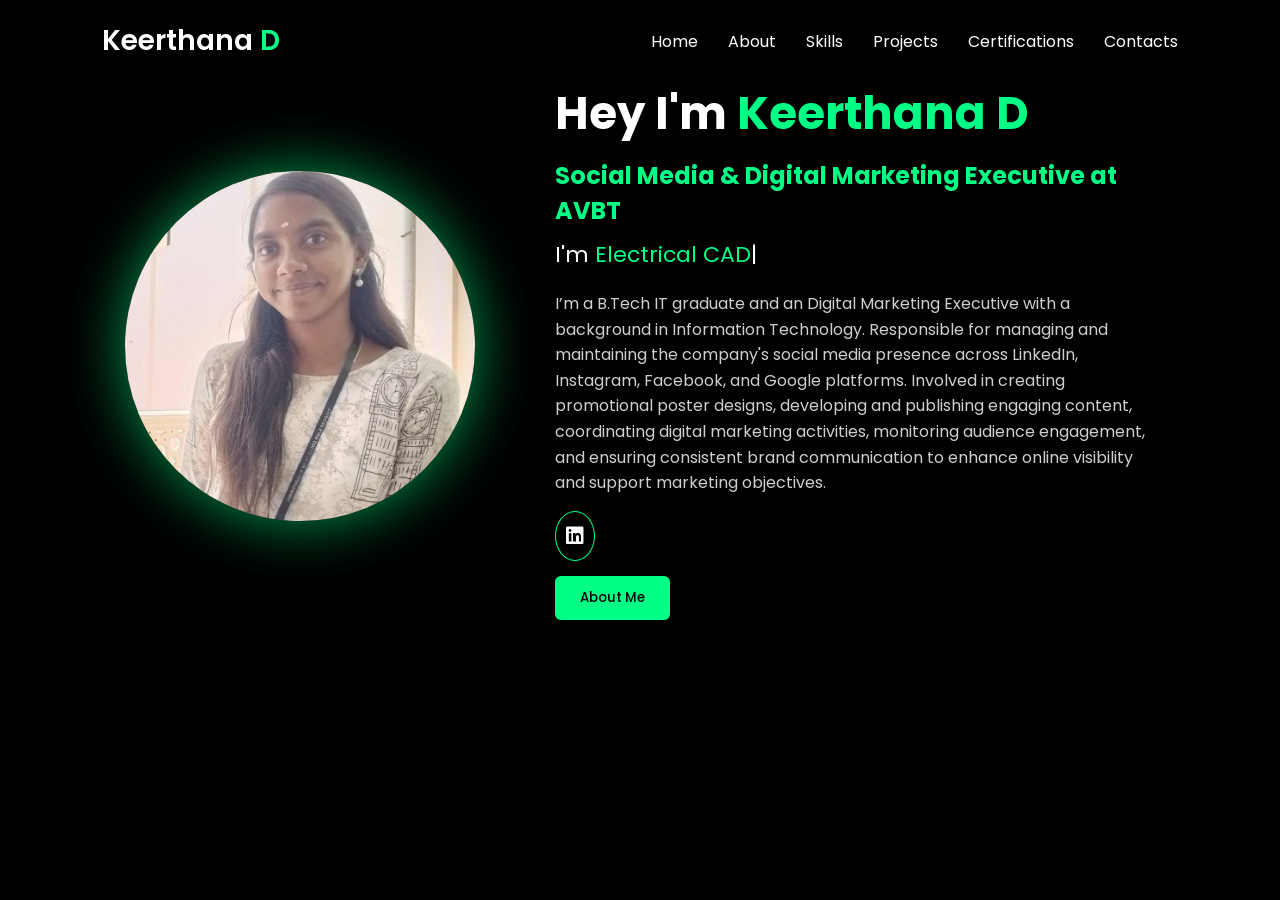
<file: index.html>
<!DOCTYPE html>
<html lang="en">
<head>
  <meta charset="UTF-8" />
  <meta name="viewport" content="width=device-width, initial-scale=1.0" />
  <meta name="theme-color" content="#000000" />
  <title>Keerthana D Portfolio</title>
  <link rel="stylesheet" href="https://cdnjs.cloudflare.com/ajax/libs/font-awesome/6.5.1/css/all.min.css" />
  <link rel="stylesheet" href="https://unpkg.com/aos@next/dist/aos.css" />
  <link rel="stylesheet" href="style.css">
</head>
<body>
  <nav>
    <div class="nav-container">
      <div class="logo" data-aos="zoom-in">Keerthana <span>D</span></div>
      <div class="links">
        <div class="link"><a href="index.html">Home</a></div>
        <div class="link"><a href="about.html">About</a></div>
        <div class="link"><a href="skills.html">Skills</a></div>
        <div class="link"><a href="project.html">Projects</a></div>
        <div class="link"><a href="certifications.html">Certifications</a></div>
        <div class="link"><a href="contact.html">Contacts</a></div>
      </div>
      <i class="fa-solid fa-bars hamburg" onclick="hamburg()"></i>
    </div>
    <div class="dropdown">
      <div class="links">
        <a href="index.html">Home</a>
        <a href="about.html">About Me</a>
        <a href="skills.html">Skills</a>
        <a href="project.html">Projects</a>
        <a href="certifications.html">Certifications</a>
        <a href="contact.html">Contacts</a>
        <i class="fa-solid fa-xmark cancel" onclick="cancel()"></i>
      </div>
    </div>
  </nav>

  <section>
    <div class="main-container">
      <div class="image" data-aos="zoom-out">
        <img src="Keerthana.jpeg" alt="Keerthana D" />
      </div>
      <div class="content">
        <h1 data-aos="fade-left">Hey I'm <span>Keerthana D</span></h1>
        <h2 class="subtitle">Social Media & Digital Marketing Executive at AVBT</h2>
        <div class="typewriter" data-aos="fade-right">
          I'm <span class="typewriter-text"></span><label>|</label>
        </div>
        <p data-aos="flip-down">
          I’m a B.Tech IT graduate and an Digital Marketing Executive 
          with a background in Information Technology. 
          Responsible for managing and maintaining the company's social media presence across LinkedIn, Instagram, Facebook, and 
          Google platforms. Involved in creating promotional poster designs, developing and publishing engaging content, 
          coordinating digital marketing activities, monitoring audience engagement, and ensuring consistent brand communication 
          to enhance online visibility and support marketing objectives.
        </p>
        <div class="social-links">
          <a href="https://www.linkedin.com/in/keerthana-dharmalingam-182550365/"><i class="fa-brands fa-linkedin"></i></a>
        </div>
        <br>
        <div class="btn">
         <button onclick="location.href='about.html'">About Me</button>
 <!-- <button class="secondary" onclick="location.href='assets/Subash_S_QA_Resume.pdf'">Download Resume</button>-->
        </div>
      </div>
    </div>
  </section>

  <script src="https://unpkg.com/aos@next/dist/aos.js"></script>
  <script>
    AOS.init({ offset: 0 });
  </script>
  <script src="sample.js"></script>
</body>
</html>
</file>
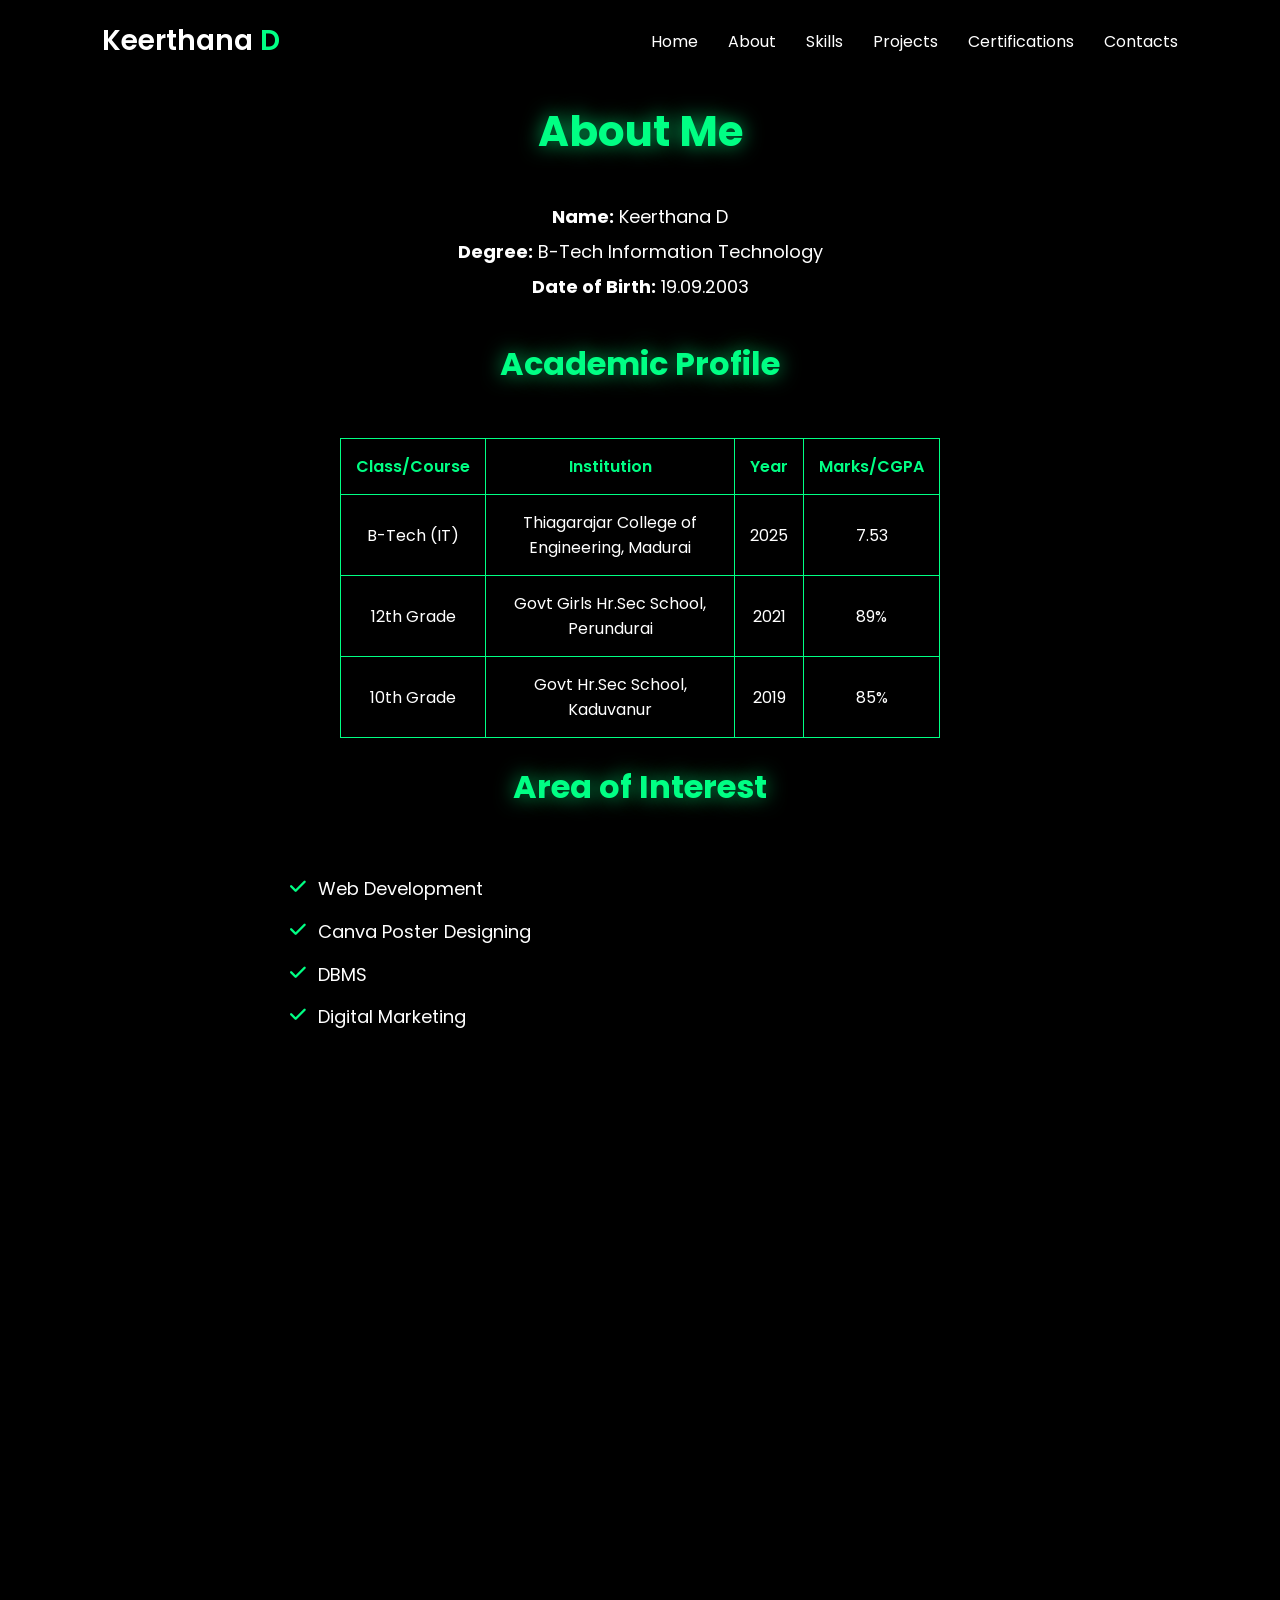
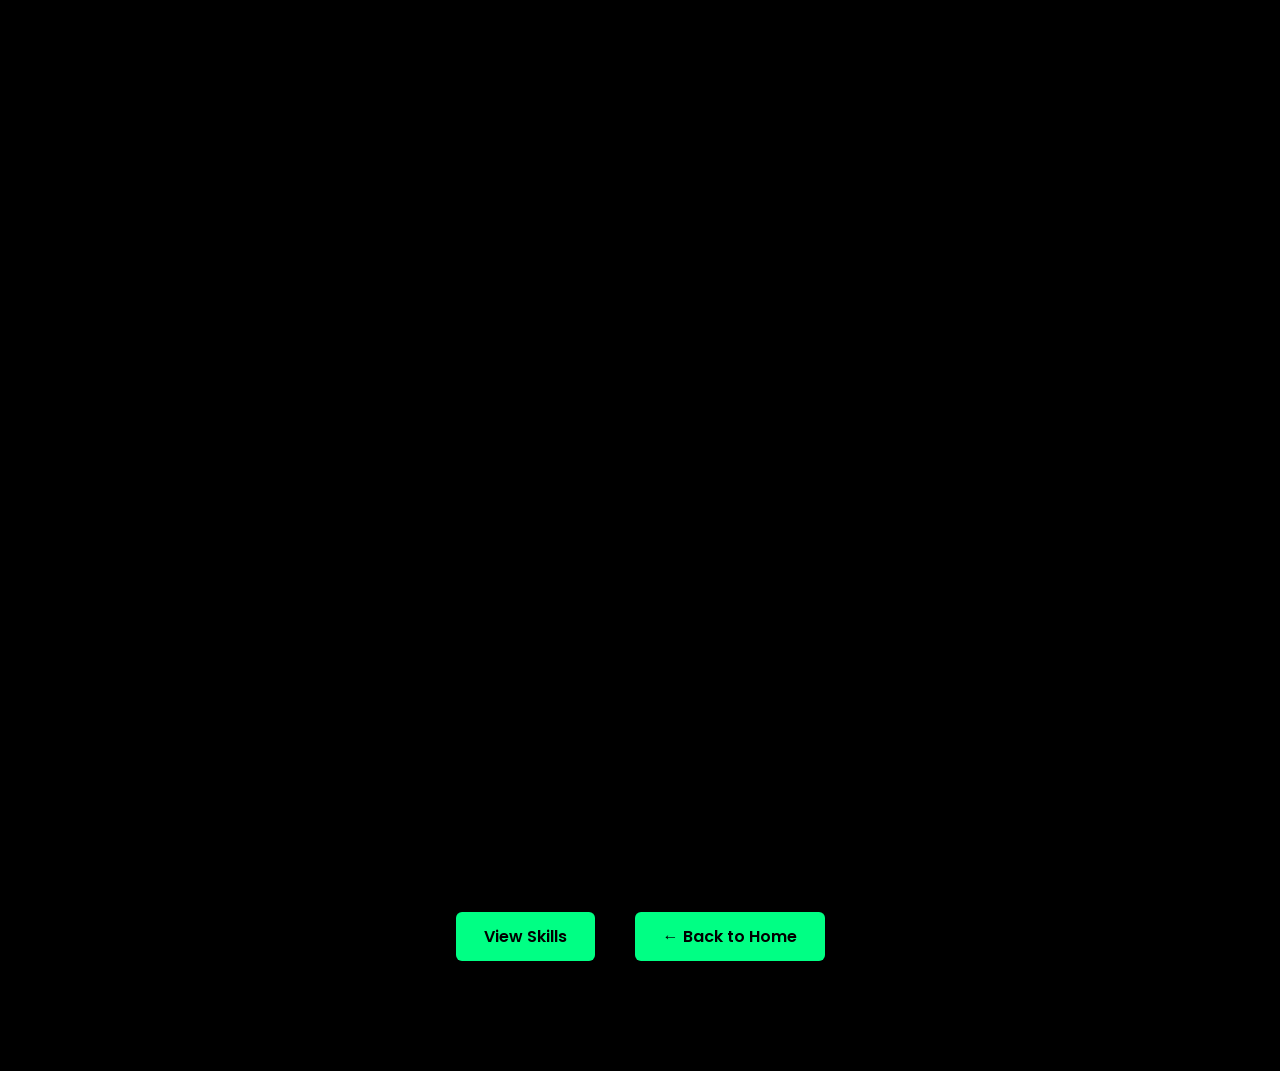
<file: about.html>
<!DOCTYPE html>
<html lang="en">
<head>
    <meta charset="UTF-8">
    <meta name="viewport" content="width=device-width, initial-scale=1.0">
    <title>About | Keerthana D Portfolio</title>
    <link rel="stylesheet" href="style.css">
    <link href="https://cdnjs.cloudflare.com/ajax/libs/font-awesome/6.5.1/css/all.min.css" rel="stylesheet">
    <link rel="stylesheet" href="https://unpkg.com/aos@next/dist/aos.css" />
</head>
<body>
    <!-- Navbar -->
    <nav>
        <div class="nav-container">
            <div class="logo" data-aos="zoom-in" data-aos-duration="1500">
                Keerthana <span>D</span>
            </div>
            <div class="links">
                <div class="link" data-aos="fade-up" data-aos-duration="1500" data-aos-delay="100"><a href="index.html">Home</a></div>
                <div class="link" data-aos="fade-up" data-aos-duration="1500" data-aos-delay="200"><a href="about.html" class="active">About</a></div>
                <div class="link" data-aos="fade-up" data-aos-duration="1500" data-aos-delay="300"><a href="skills.html">Skills</a></div>
                <div class="link" data-aos="fade-up" data-aos-duration="1500" data-aos-delay="400"><a href="project.html">Projects</a></div>
                <div class="link" data-aos="fade-up" data-aos-duration="1500" data-aos-delay="500"><a href="certifications.html">Certifications</a></div>
                <div class="link" data-aos="fade-up" data-aos-duration="1500" data-aos-delay="600"><a href="contact.html">Contacts</a></div>
            </div>
        </div>
    </nav>

    <!-- About Section -->
    <section class="about py-5">
        <div class="container">
            <h2 class="text-center mb-5">About Me</h2>
            <div class="personal-details" data-aos="fade-up" data-aos-duration="1500">
                <p><strong>Name:</strong> Keerthana D</p>
                <p><strong>Degree:</strong> B-Tech Information Technology</p>
                <p><strong>Date of Birth:</strong> 19.09.2003</p>
            </div>

            <div class="academic-profile">
                <h3 data-aos="fade-up" data-aos-duration="1500">Academic Profile</h3><br>
                <table class="academic-table" data-aos="fade-up" data-aos-duration="1500">
                    <thead>
                        <tr>
                            <th>Class/Course</th>
                            <th>Institution</th>
                            <th>Year</th>
                            <th>Marks/CGPA</th>
                        </tr>
                    </thead>
                    <tbody>
                        <tr>
                            <td>B-Tech (IT)</td>
                            <td>Thiagarajar College of Engineering, Madurai</td>
                            <td>2025</td>
                            <td>7.53</td>
                        </tr>
                        <tr>
                            <td>12th Grade</td>
                            <td>Govt Girls Hr.Sec School, Perundurai</td>
                            <td>2021</td>
                            <td>89%</td>
                        </tr>
                        <tr>
                            <td>10th Grade</td>
                            <td>Govt Hr.Sec School, Kaduvanur</td>
                            <td>2019</td>
                            <td>85%</td>
                        </tr>
                    </tbody>
                </table>
            </div>
            <br>
            <div class="area-of-interest">
                <h3 data-aos="fade-up" data-aos-duration="1500">Area of Interest</h3><br>
                <ul class="interest-list">
                    <li><i class="fa fa-check"></i> Web Development</li>
                    <li><i class="fa fa-check"></i> Canva Poster Designing</li>
                    <li><i class="fa fa-check"></i> DBMS</li>
                    <li><i class="fa fa-check"></i> Digital Marketing</li>
                </ul>
                <button class="btn-view-projects" onclick="location.href='project.html'" data-aos="fade-up" data-aos-duration="1500">View Projects</button>
            </div>
            <br>
            <div class="languages">
                <h3 data-aos="fade-up" data-aos-duration="1500">Languages Known</h3><br>
                <table class="language-table" data-aos="fade-up" data-aos-duration="1500">
                    <thead>
                        <tr>
                            <th>Language</th>
                            <th>Read</th>
                            <th>Write</th>
                            <th>Speak</th>
                        </tr>
                    </thead>
                    <tbody>
                        <tr>
                            <td>Tamil</td>
                            <td>✔</td>
                            <td>✔</td>
                            <td>✔</td>
                        </tr>
                        <tr>
                            <td>English</td>
                            <td>✔</td>
                            <td>✔</td>
                            <td>✔</td>
                        </tr>
                    </tbody>
                </table>
            </div>
            <br>
            <div class="achievements">
                <h3 data-aos="fade-up" data-aos-duration="1500">Achievements</h3><br>
                <ul data-aos="fade-up" data-aos-duration="1500">
                    <li>Presented the Fish Catching VR Game at IITM PALS</li>
                    <li>Showcased the Fish Catching VR Game at Startup Tamil Nadu event in Madurai</li>
                    <li>Visited Puducherry to assess Autism children’s interaction and 
                        engagement with the VR-based fish catching game</li>
                    <li>Demonstrated the VR-based project at an exhibition 
                        conducted by Thiagarajar College of Arts and Science</li>
                    <li>Bronze Winner – COLTE (Packaging Design Program)
                        Awarded for exceptional performance, innovation, and 
                        commitment to learning in a professional training environment</li>
                </ul>
            </div>
            <br>
            <div class="positions">
                <h3 data-aos="fade-up" data-aos-duration="1500">Positions Held</h3><br>
                <ul data-aos="fade-up" data-aos-duration="1500">
                    <li>Coordinator, ATC Club</li>
                    <li>Team Member, Women's Club</li>
                    <li>Active Class Committee Member</li>
                </ul>
            </div>
            <br><br>
            <div class="about-buttons">
                <button class="btn-view-skills" onclick="location.href='skills.html'">View Skills</button>
                <button class="btn-view-back1" onclick="location.href='index.html'">← Back to Home</button>
            </div>
            
        </div>
    </section>
    

    <script src="https://unpkg.com/aos@next/dist/aos.js"></script>
    <script>
        AOS.init({ offset: 0 });
    </script>
</body>
</html>
</file>
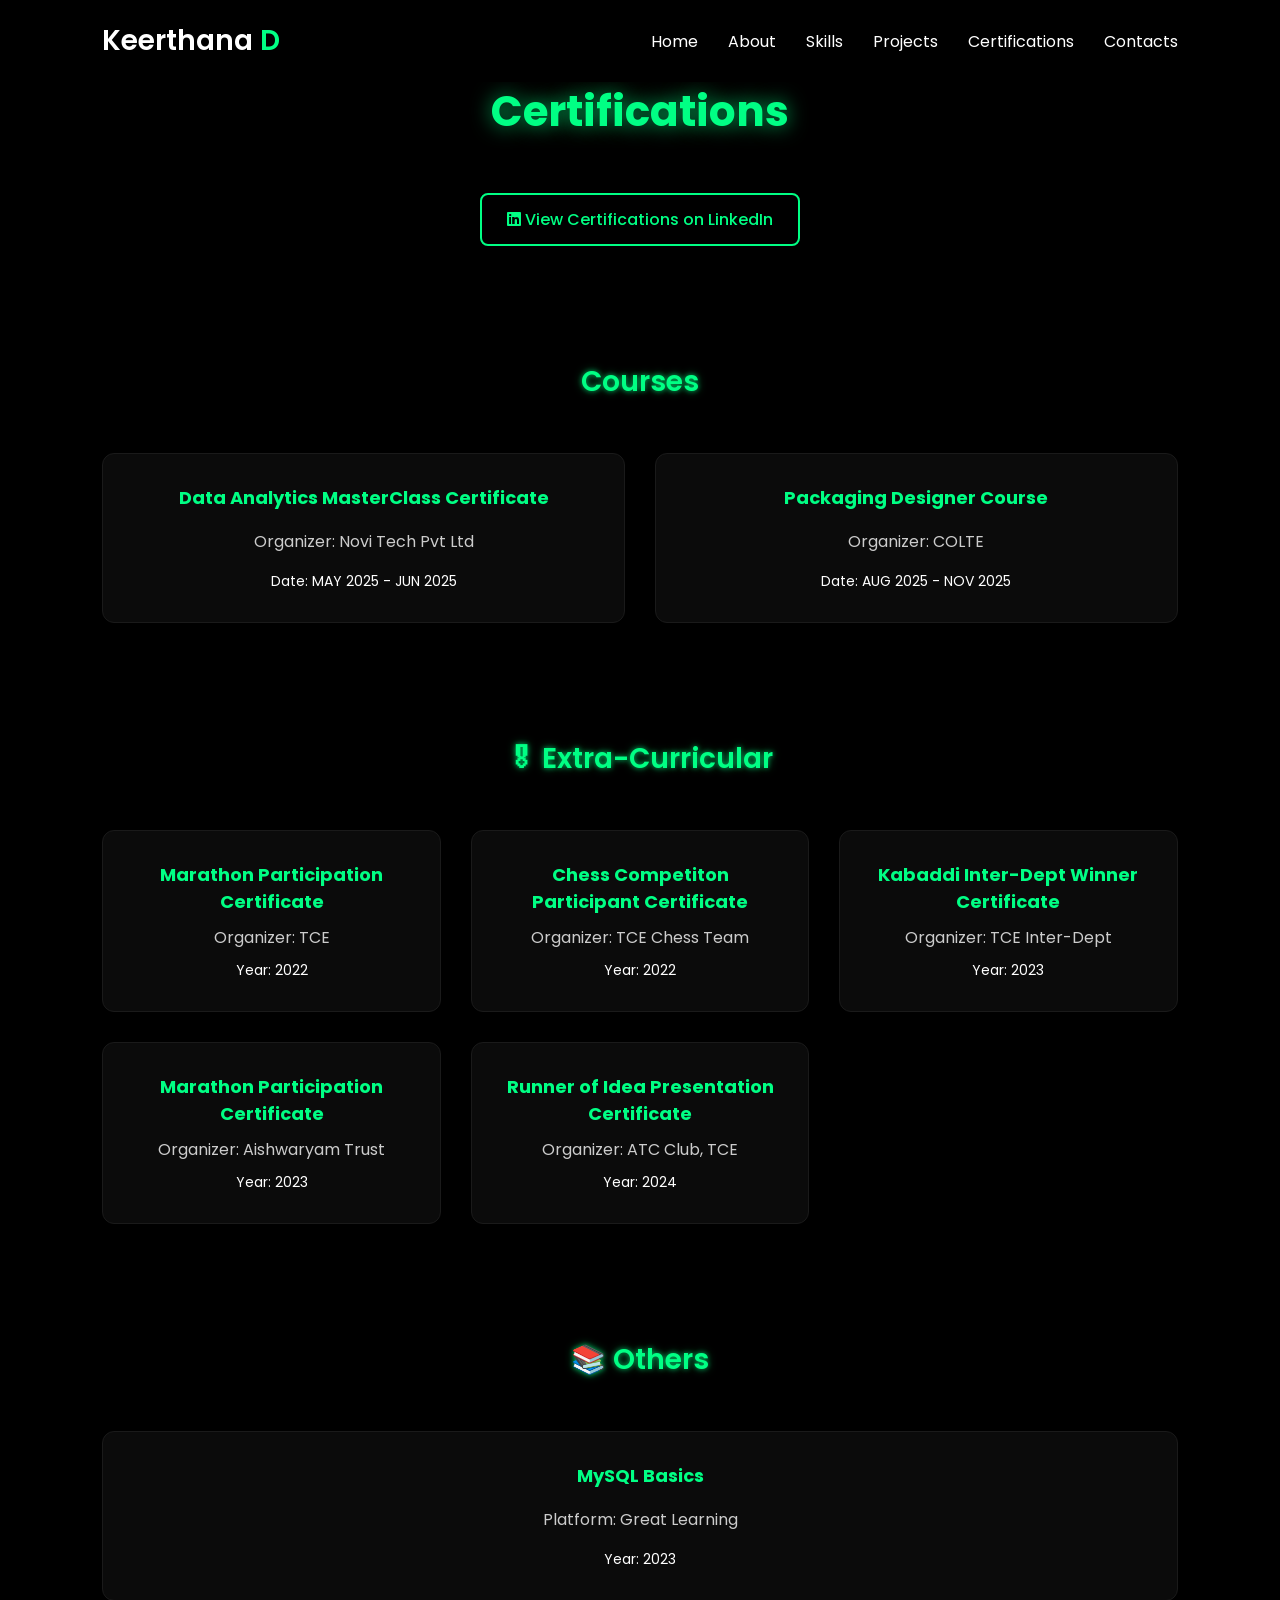
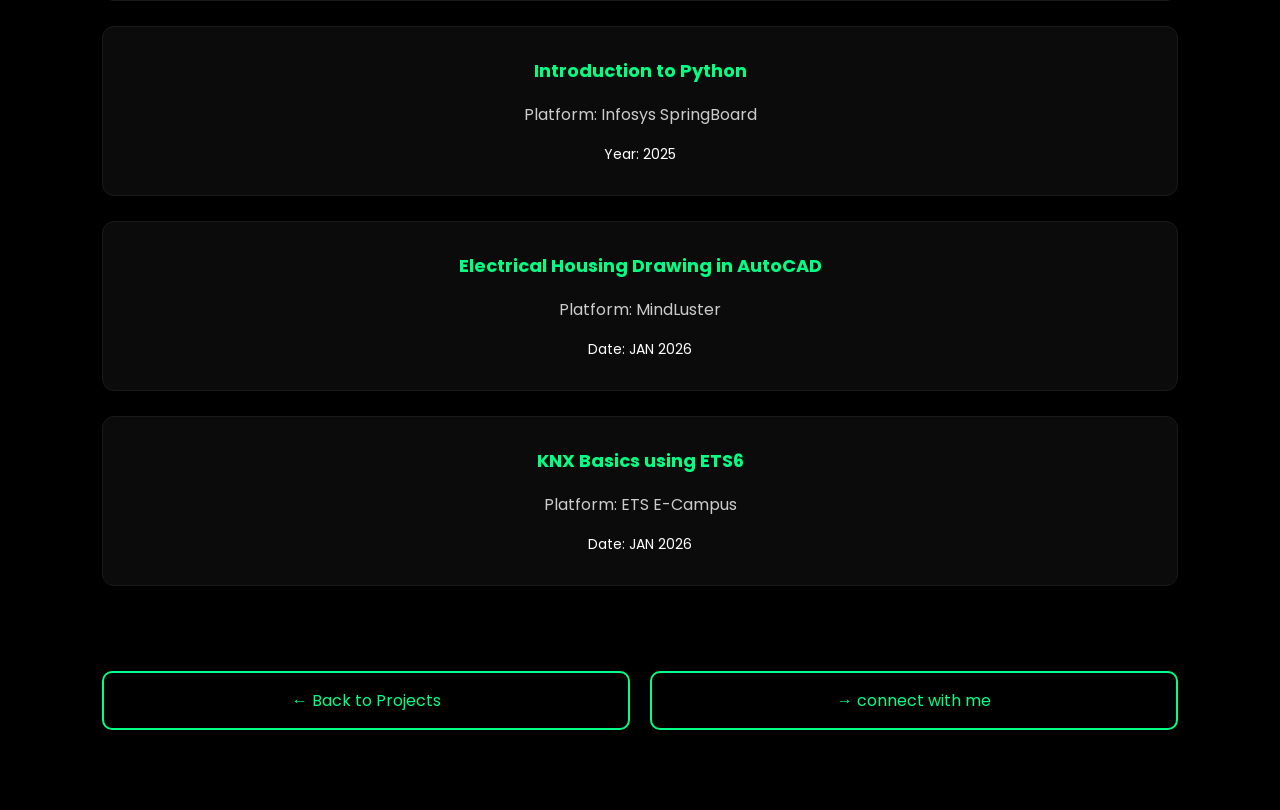
<file: certifications.html>
<!DOCTYPE html>
<html lang="en">
<head>
  <meta charset="UTF-8" />
  <meta name="viewport" content="width=device-width, initial-scale=1.0" />
  <title>Certifications | Keerthana D</title>

  <link rel="stylesheet" href="https://cdnjs.cloudflare.com/ajax/libs/font-awesome/6.5.1/css/all.min.css" />
  <link rel="stylesheet" href="https://unpkg.com/aos@next/dist/aos.css" />
  <link rel="stylesheet" href="style.css">
</head>

<body>

<!-- NAVBAR -->
<nav>
  <div class="nav-container">
    <div class="logo">Keerthana <span>D</span></div>
    <div class="links">
      <a href="index.html">Home</a>
      <a href="about.html">About</a>
      <a href="skills.html">Skills</a>
      <a href="project.html">Projects</a>
      <a href="certifications.html" class="active">Certifications</a>
      <a href="contact.html">Contacts</a>
    </div>
    <i class="fa-solid fa-bars hamburg" onclick="toggleMenu()"></i>
  </div>

  <div class="dropdown">
    <a href="index.html">Home</a>
    <a href="about.html">About</a>
    <a href="skills.html">Skills</a>
    <a href="project.html">Projects</a>
    <a href="certifications.html">Certifications</a>
    <a href="contact.html">Contacts</a>
  </div>
</nav>

<!-- CERTIFICATIONS SECTION -->
<section class="certifications">

  <h2 data-aos="fade-up">Certifications</h2><br>

  <!-- LinkedIn Link -->
  <div class="linkedin-link" data-aos="fade-up">
    <a href="https://www.linkedin.com/in/keerthana-dharmalingam-182550365/recent-activity/all/"
       target="_blank" rel="noopener">
      <i class="fa-brands fa-linkedin"></i> View Certifications on LinkedIn
    </a>
  </div>
  <br>

  <!-- Industry courses -->
  <h3 class="cert-category" data-aos="fade-up">
    Courses
  </h3><br>
  <div class="cert-grid">

    <div class="cert-card" data-aos="fade-up">
      <h4>Data Analytics MasterClass Certificate</h4>
      <p>Organizer: Novi Tech Pvt Ltd</p>
      <span>Date: MAY 2025 - JUN 2025</span>
    </div>

    <div class="cert-card" data-aos="fade-up">
      <h4>Packaging Designer Course</h4>
      <p>Organizer: COLTE</p>
      <span>Date: AUG 2025 - NOV 2025</span>
    </div>

  </div>
  <br>
  <!-- 🎖 Extra-Curricular -->
  <h3 class="cert-category" data-aos="fade-up">
    🎖 Extra-Curricular
  </h3><br>
  <div class="cert-grid">

    <div class="cert-card" data-aos="fade-up">
      <h4>Marathon Participation Certificate
      </h4>
      <p>Organizer: TCE</p>
      <span>Year: 2022</span>
    </div>

    <div class="cert-card" data-aos="fade-up">
      <h4>Chess Competiton Participant Certificate</h4>
      <p>Organizer: TCE Chess Team</p>
      <span>Year: 2022</span>
    </div>

    <div class="cert-card" data-aos="fade-up">
      <h4>Kabaddi Inter-Dept Winner Certificate</h4>
      <p>Organizer: TCE Inter-Dept</p>
      <span>Year: 2023</span>
    </div>

    <div class="cert-card" data-aos="fade-up">
      <h4>Marathon Participation Certificate</h4>
      <p>Organizer: Aishwaryam Trust</p>
      <span>Year: 2023</span>
    </div>

    <div class="cert-card" data-aos="fade-up">
      <h4>Runner of Idea Presentation Certificate</h4>
      <p>Organizer: ATC Club, TCE</p>
      <span>Year: 2024</span>
    </div>

  </div>
  <br>

  <!-- 📚 Others -->
  <h3 class="cert-category" data-aos="fade-up">
    📚 Others
  </h3><br>
    <div class="cert-card" data-aos="fade-up">
      <h4>MySQL Basics</h4>
      <p>Platform: Great Learning</p>
      <span>Year: 2023</span>
    </div>
    <br>
 
    <div class="cert-card" data-aos="fade-up">
      <h4>Introduction to Python</h4>
      <p>Platform: Infosys SpringBoard</p>
      <span>Year: 2025</span>
    </div>
    <br>

    <div class="cert-card" data-aos="fade-up">
      <h4>Electrical Housing Drawing in AutoCAD</h4>
      <p>Platform: MindLuster</p>
      <span>Date: JAN 2026</span>
    </div>
    <br>

    <div class="cert-card" data-aos="fade-up">
      <h4>KNX Basics using ETS6</h4>
      <p>Platform: ETS E-Campus</p>
      <span>Date: JAN 2026</span>
    </div>

  </div>
  <br>

  <!-- NAVIGATION BUTTONS -->
  <div class="cert-nav-buttons" data-aos="fade-up">
    <button onclick="location.href='project.html'">← Back to Projects</button>
    <button onclick="location.href='contact.html'">→ connect with me</button>
  </div>

</section>

<!-- SCRIPTS -->
<script src="https://unpkg.com/aos@next/dist/aos.js"></script>
<script>
  AOS.init({ offset: 120, once: true });

  function toggleMenu() {
    document.querySelector('.dropdown').classList.toggle('show');
  }
</script>

</body>
</html>
</file>
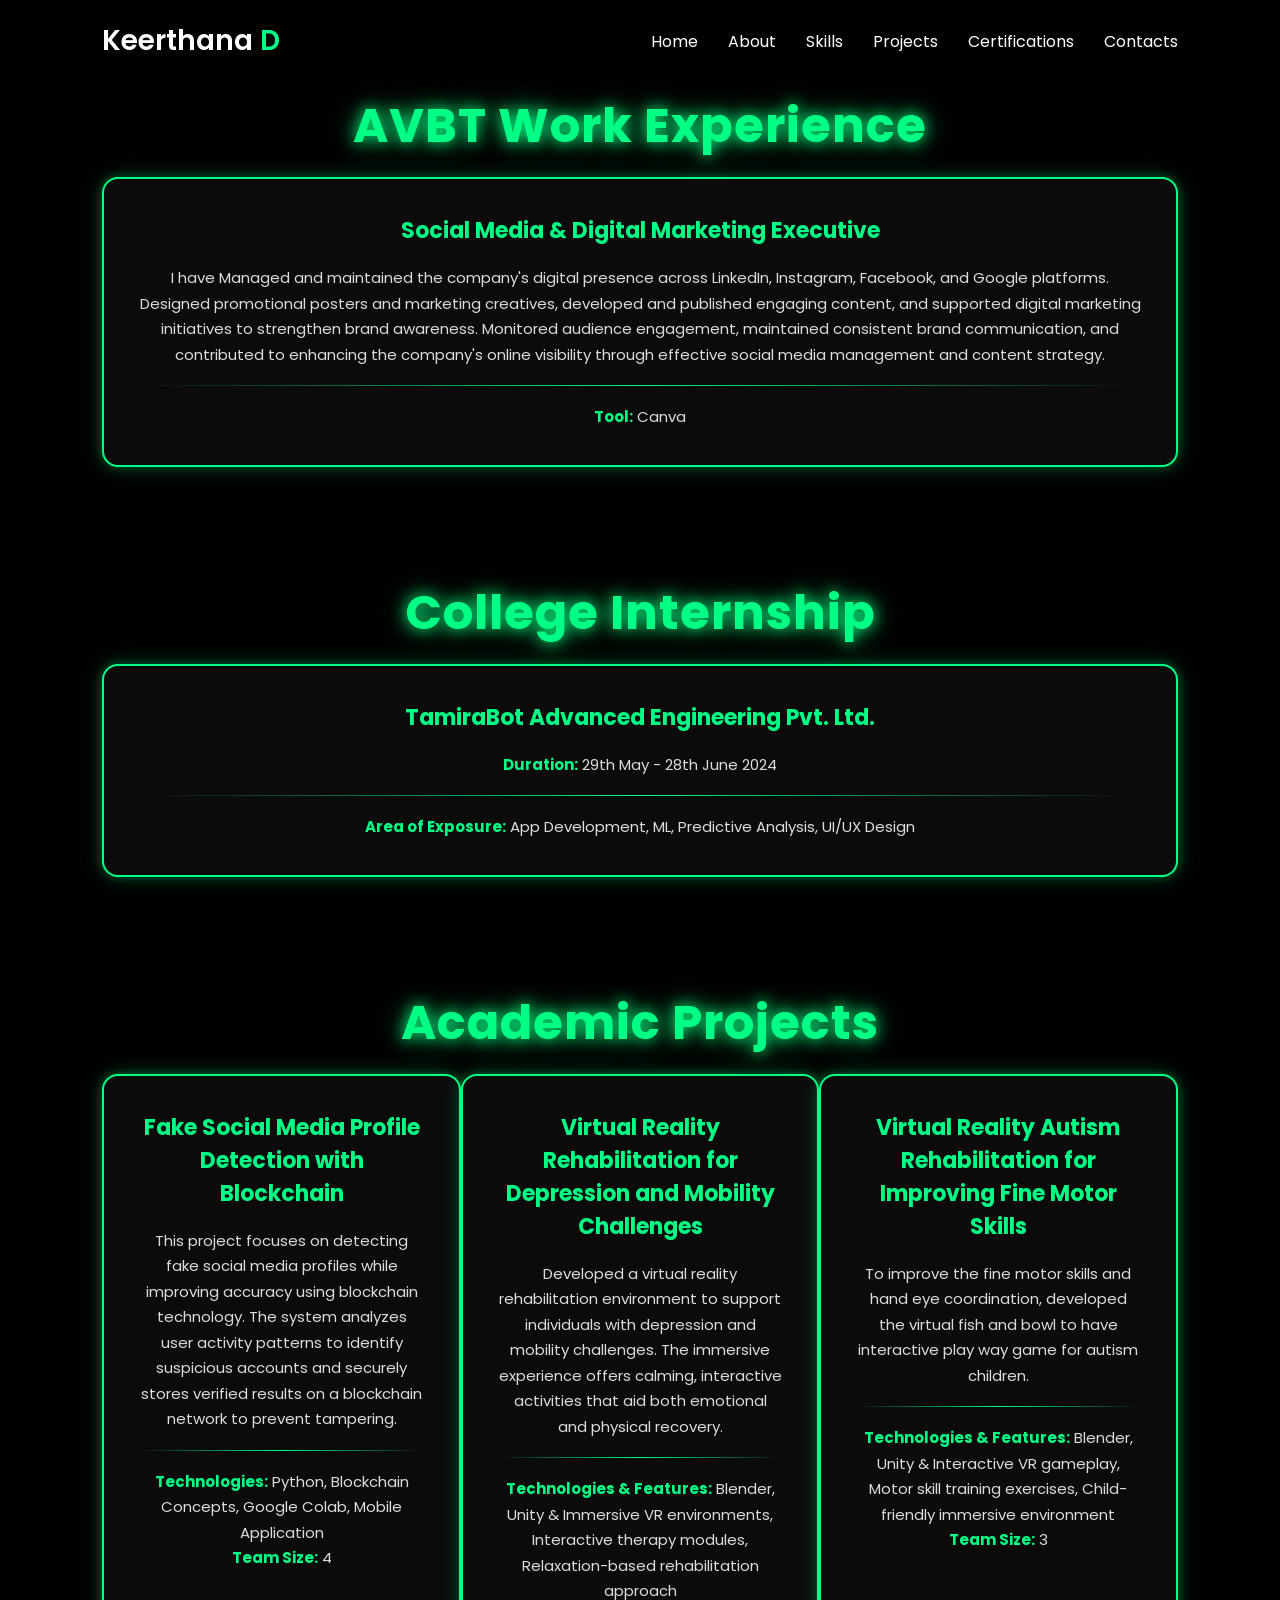
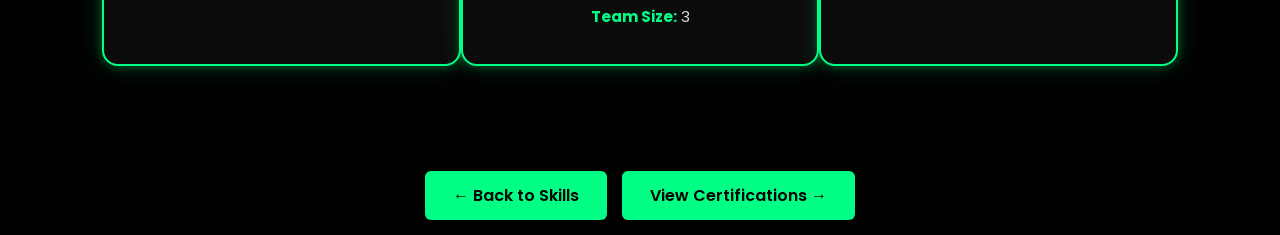
<file: project.html>
<!DOCTYPE html>
<html lang="en">
<head>
    <meta charset="UTF-8">
    <meta name="viewport" content="width=device-width, initial-scale=1.0">
    <link rel="stylesheet" href="https://cdnjs.cloudflare.com/ajax/libs/font-awesome/6.5.1/css/all.min.css">
    <link rel="stylesheet" href="https://unpkg.com/aos@next/dist/aos.css" />
    <link rel="stylesheet" href="style.css">
    <title>Projects | Keerthana D Portfolio</title>
</head>
<body>
    <nav>
        <div class="nav-container">
            <div class="logo" data-aos="zoom-in" data-aos-duration="1500">
                Keerthana <span>D</span>
            </div>
            <div class="links">
                <div class="link" data-aos="fade-up" data-aos-duration="1500" data-aos-delay="100"><a href="index.html">Home</a></div>
                <div class="link" data-aos="fade-up" data-aos-duration="1500" data-aos-delay="200"><a href="about.html">About</a></div>
                <div class="link" data-aos="fade-up" data-aos-duration="1500" data-aos-delay="300"><a href="skills.html">Skills</a></div>
                <div class="link active" data-aos="fade-up" data-aos-duration="1500" data-aos-delay="400"><a href="project.html">Projects</a></div>
                <div class="link" data-aos="fade-up" data-aos-duration="1500" data-aos-delay="500"><a href="certifications.html">Certifications</a></div>
                <div class="link" data-aos="fade-up" data-aos-duration="1500" data-aos-delay="600"><a href="contact.html">Contacts</a></div>
            </div>
            <i class="fa-solid fa-bars hamburg" onclick="hamburg()"></i>
        </div>
        <div class="dropdown">
            <div class="links">
                <a href="index.html">Home</a>
                <a href="about.html">About</a>
                <a href="skills.html">Skills</a>
                <a href="project.html">Projects</a>
                <a href="certifications.html">Certifications</a>
                <a href="contact.html">Contacts</a>
                <i class="fa-solid fa-xmark cancel" onclick="cancel()"></i>
            </div>
        </div>
    </nav>
    <!-- AVBT Internship Projects -->
<section id="work-experience">
    <div class="projects-container">
        <h2 data-aos="fade-up">AVBT Work Experience</h2>
        <div class="project-cards-wrapper">
            <div class="project-card" data-aos="fade-right" data-aos-duration="1000">
                <h3>Social Media & Digital Marketing Executive</h3>
                <p>I have Managed and maintained the company's digital presence across LinkedIn, Instagram, Facebook, 
                    and Google platforms. Designed promotional posters and marketing creatives, developed and 
                    published engaging content, and supported digital marketing initiatives to strengthen brand awareness.
                    Monitored audience engagement, maintained consistent brand communication, and contributed to enhancing 
                    the company's online visibility through effective social media management and content strategy.</p>
                <hr>
                <p><strong>Tool:</strong> Canva</p>
            </div>
        </div>
    </div>
</section>
    <!-- College Internship Projects -->
<section id="internship-projects">
    <div class="projects-container">
        <h2 data-aos="fade-up">College Internship</h2>
        <div class="project-cards-wrapper">
            <div class="project-card" data-aos="fade-left" data-aos-duration="1400">
                <h3>TamiraBot Advanced Engineering Pvt. Ltd.</h3>
                <p><strong>Duration:</strong> 29th May - 28th June 2024</p>
                <hr>
                <p><strong>Area of Exposure:</strong> App Development, ML, Predictive Analysis, UI/UX Design</p>
            </div>
        </div>
    </div>
</section>

<!-- Academic Projects (Now Below Internship) -->
<section id="academic-projects">
    <div class="projects-container">
        <h2 data-aos="fade-up">Academic Projects</h2>
        <div class="project-cards-wrapper">
            <div class="project-card" data-aos="fade-right" data-aos-duration="1000">
                <h3>Fake Social Media Profile Detection with Blockchain</h3>
                <p>This project focuses on detecting fake social media profiles 
                    while improving accuracy using blockchain technology. 
                    The system analyzes user activity patterns to identify 
                    suspicious accounts and securely stores verified results 
                    on a blockchain network to prevent tampering.</p>
                <hr>
                <p><strong>Technologies:</strong> Python, Blockchain Concepts, Google Colab, Mobile Application</p>
                <p><strong>Team Size:</strong> 4</p>
            </div>
            <div class="project-card" data-aos="fade-right" data-aos-duration="1200">
                <h3>Virtual Reality Rehabilitation for Depression and Mobility Challenges</h3>
                <p>Developed a virtual reality rehabilitation environment to support 
                    individuals with depression and mobility challenges. 
                    The immersive experience offers calming, interactive activities 
                    that aid both emotional and physical recovery.</p>
                <hr>
                <p><strong>Technologies & Features:</strong> Blender, Unity & Immersive VR environments, Interactive therapy modules, Relaxation-based rehabilitation approach</p>
                <p><strong>Team Size:</strong> 3</p>
            </div>
            <div class="project-card" data-aos="fade-right" data-aos-duration="1400">
                <h3>Virtual Reality Autism Rehabilitation for Improving Fine Motor Skills</h3>
                <p>To improve the fine motor skills and hand eye coordination, 
                    developed the virtual fish and bowl to have interactive play 
                    way game for autism children. </p>
                <hr>
                <p><strong>Technologies & Features:</strong> Blender, Unity & Interactive VR gameplay, Motor skill training exercises, Child-friendly immersive environment</p>
                <p><strong>Team Size:</strong> 3</p>
            </div>
        </div>
    </div> 
</section>
<!-- ================= QUICK NAV BUTTONS ================= -->
<section class="quick-nav" data-aos="fade-up">
    <a href="skills.html" class="quick-btn">← Back to Skills</a>
    <a href="certifications.html" class="quick-btn">View Certifications →</a>
</section>
    <script src="https://unpkg.com/aos@next/dist/aos.js"></script>
    <script>
      AOS.init({
        offset: 200,
        duration: 900,         // Trigger animations when scrolling up or down 200px
        once: true,          // Allows animations to repeat when scrolling up or down
        easing: 'ease-in-out',
        anchorPlacement: 'top-bottom' // Ensures animations are triggered when scrolling back up
      });
    </script>
    <script src="sample.js"></script>
</body>
</html>
</file>
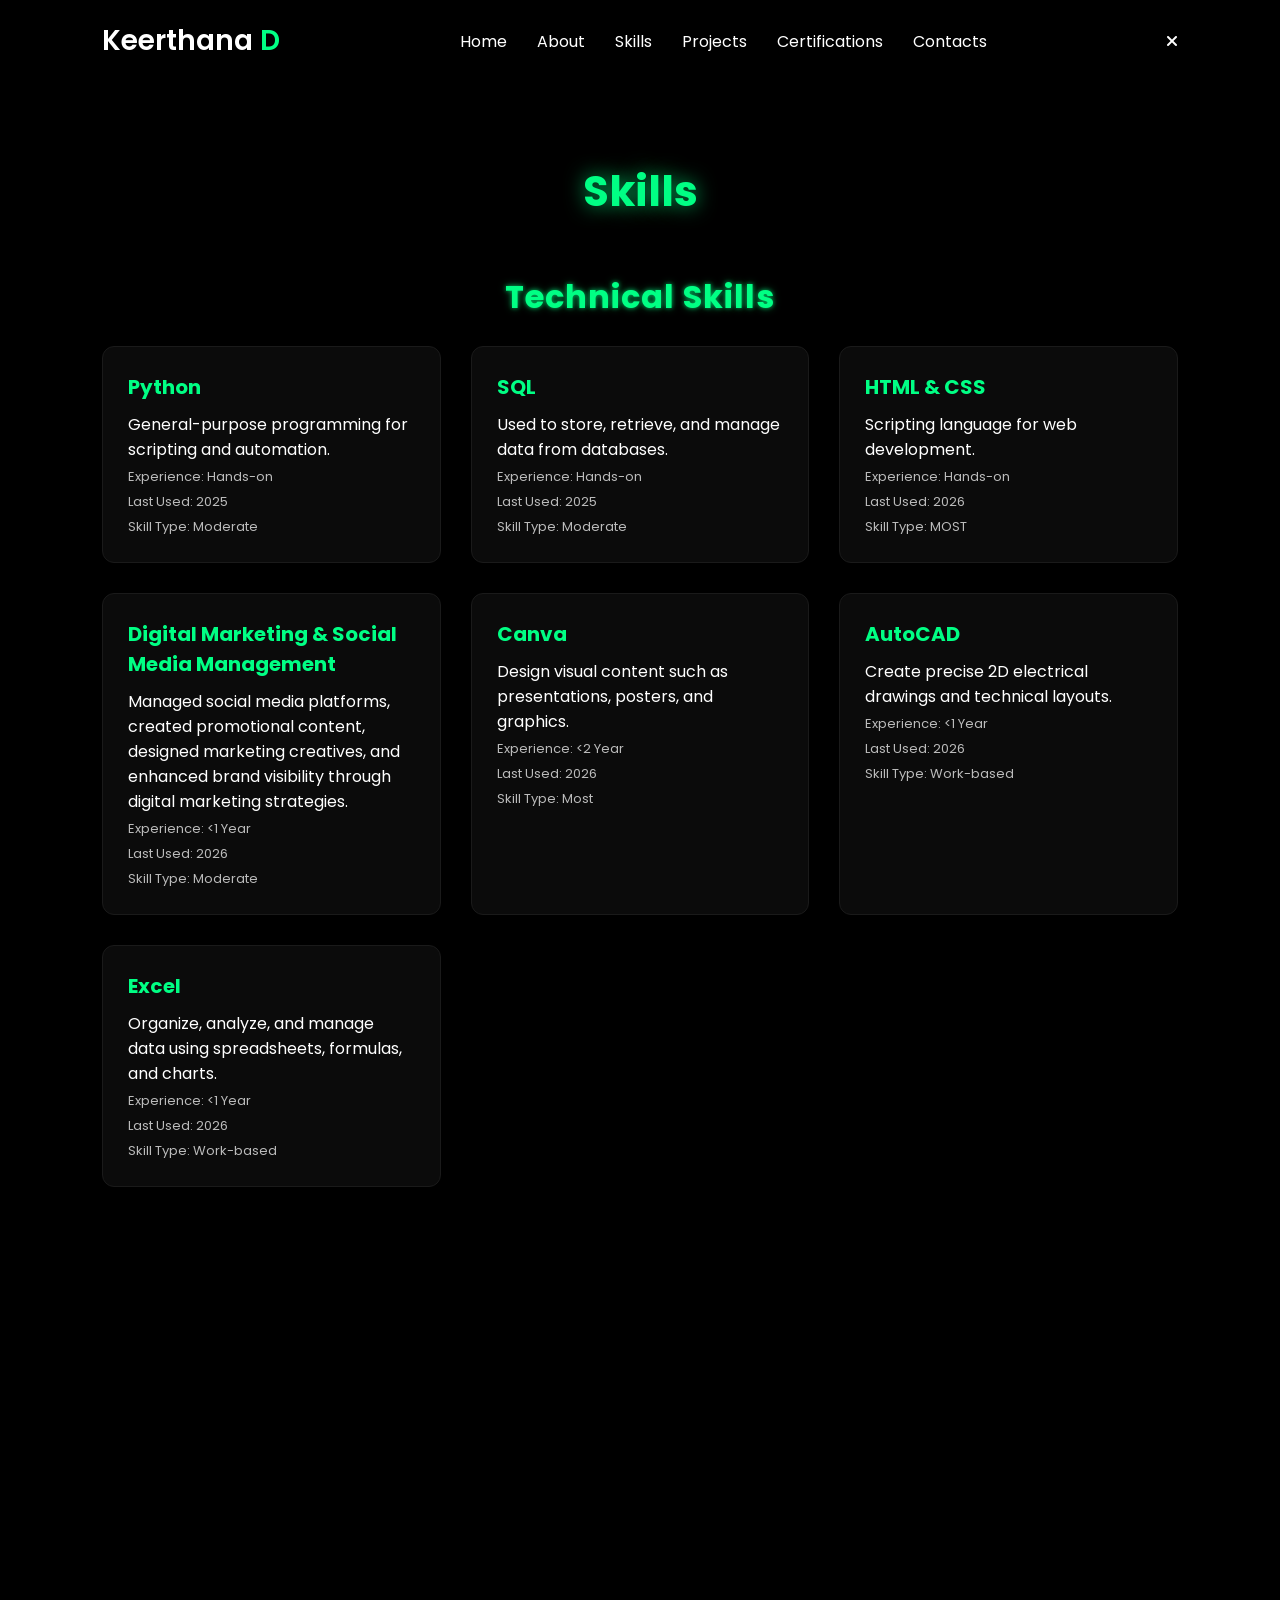
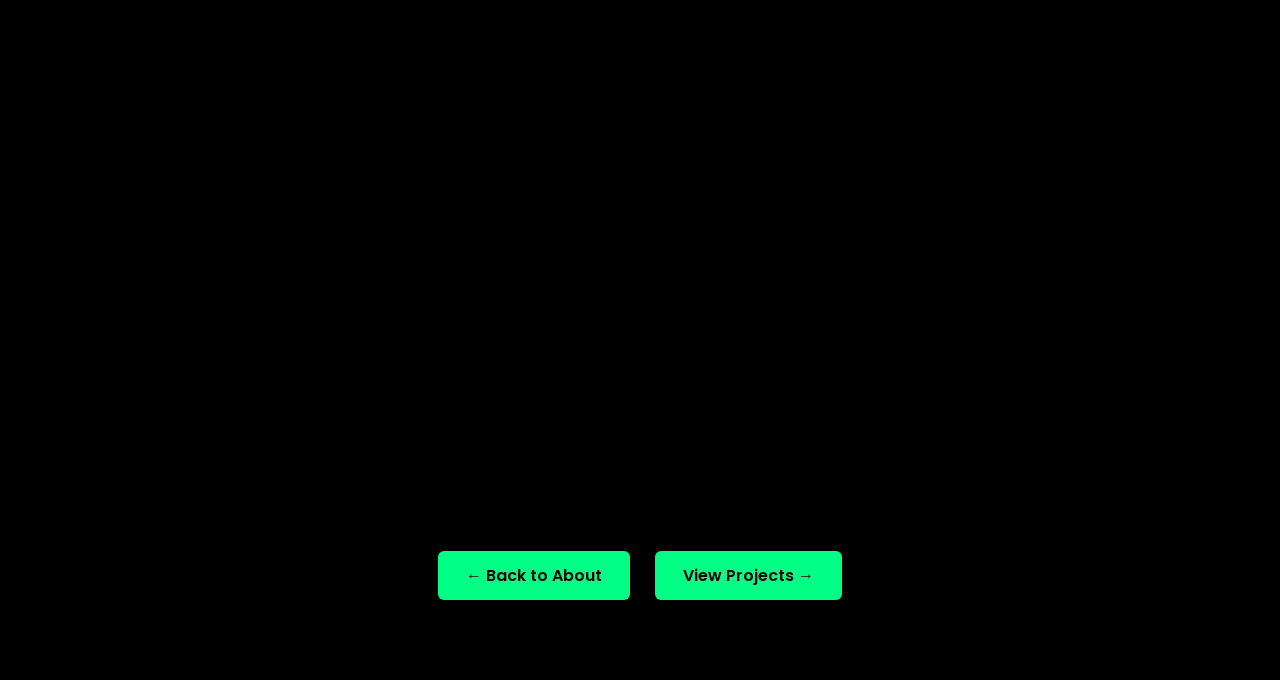
<file: skills.html>
<!DOCTYPE html>
<html lang="en">
<head>
    <meta charset="UTF-8">
    <meta name="viewport" content="width=device-width, initial-scale=1.0">
    <link rel="stylesheet" href="https://cdnjs.cloudflare.com/ajax/libs/font-awesome/6.5.1/css/all.min.css">
    <link rel="stylesheet" href="https://unpkg.com/aos@next/dist/aos.css" />
    <link rel="stylesheet" href="style.css">
    <title>Skills | Keerthana D</title>
</head>
<body>
    <!-- Navbar -->
    <nav>
        <div class="nav-container">
            <div class="logo" data-aos="zoom-in" data-aos-duration="1500">
                Keerthana <span>D</span>
            </div>
            <div class="links">
                <div class="link" data-aos="fade-up" data-aos-duration="1500" data-aos-delay="100"><a href="index.html">Home</a></div>
                <div class="link" data-aos="fade-up" data-aos-duration="1500" data-aos-delay="200"><a href="about.html">About</a></div>
                <div class="link" data-aos="fade-up" data-aos-duration="1500" data-aos-delay="300"><a href="skills.html">Skills</a></div>
                <div class="link" data-aos="fade-up" data-aos-duration="1500" data-aos-delay="400"><a href="project.html">Projects</a></div>
                <div class="link" data-aos="fade-up" data-aos-duration="1500" data-aos-delay="500"><a href="certifications.html">Certifications</a></div>
                <div class="link" data-aos="fade-up" data-aos-duration="1500" data-aos-delay="600"><a href="contact.html">Contacts</a></div>
            </div>
            <i class="fa-solid fa-bars hamburg" onclick="toggleMenu()"></i>
            <i class="fa-solid fa-times cancel" onclick="toggleMenu()"></i>
        </div>
        <div class="dropdown">
            <div class="links">
                <a href="index.html">Home</a>
                <a href="about.html">About</a>
                <a href="skills.html" class="active">Skills</a>
                <a href="projects.html">Projects</a>
                <a href="certifications.html">Certifications</a>
                <a href="contact.html">Contacts</a>
            </div>
        </div>
    </nav>

    <!-- Skills Section -->
   <section id="skills">
  <div class="skills-container">
    <h2 data-aos="fade-up">Skills</h2>

    <!-- ================= TECHNICAL SKILLS ================= -->
    <div class="skill-category" data-aos="fade-up">
      <h3 class="skills-title">Technical Skills</h3>

      <div class="skills-grid">

        <!-- MOST USED -->
        <div class="skill-card">
          <h4>Python</h4>
          <p>General-purpose programming for scripting and automation.</p>
          <div class="skill-meta">
            <span>Experience: Hands-on</span>
            <span>Last Used: 2025</span>
            <span>Skill Type: Moderate</span>
          </div>
        </div>

        <div class="skill-card">
          <h4>SQL</h4>
          <p>Used to store, retrieve, and manage data from databases.</p>
          <div class="skill-meta">
            <span>Experience: Hands-on</span>
            <span>Last Used: 2025</span>
            <span>Skill Type: Moderate</span>
          </div>
        </div>

        <div class="skill-card">
          <h4>HTML & CSS</h4>
          <p>Scripting language for web development.</p>
          <div class="skill-meta">
            <span>Experience: Hands-on</span>
            <span>Last Used: 2026</span>
            <span>Skill Type: MOST</span>
          </div>
        </div>

        <div class="skill-card">
          <h4>Digital Marketing & Social Media Management</h4>
          <p>Managed social media platforms, created promotional content, designed marketing creatives, and enhanced brand visibility through digital marketing strategies.</p>
          <div class="skill-meta">
            <span>Experience: <1 Year</span>
            <span>Last Used: 2026</span>
            <span>Skill Type: Moderate</span>
          </div>
        </div>

         <div class="skill-card">
          <h4>Canva</h4>
          <p>Design visual content such as presentations, posters, and graphics.</p>
          <div class="skill-meta">
            <span>Experience: <2 Year</span>
            <span>Last Used: 2026</span>
            <span>Skill Type: Most</span>
          </div>
        </div>

        <div class="skill-card">
          <h4>AutoCAD</h4>
          <p>Create precise 2D electrical drawings and technical layouts.</p>
          <div class="skill-meta">
            <span>Experience: <1 Year</span>
            <span>Last Used: 2026</span>
            <span>Skill Type: Work-based</span>
          </div>
        </div>
        
        <div class="skill-card">
          <h4>Excel</h4>
          <p>Organize, analyze, and manage data using spreadsheets, formulas, and charts.</p>
          <div class="skill-meta">
            <span>Experience: <1 Year</span>
            <span>Last Used: 2026</span>
            <span>Skill Type: Work-based</span>
          </div>
        </div>

      </div>
    </div>
    <br>

    <!-- ================= BEHAVIORAL SKILLS ================= -->
    <div class="skill-category" data-aos="fade-up">
      <h3 class="skills-title">Behavioral Skills</h3><br>

      <div class="skills-grid">
        <div class="skill-card">
          <h4>Event Volunteering</h4>
          <p>Actively volunteered in organizing the department Techutsav event, 
            assisting in coordination and event management.</p>
          <div class="skill-meta">
            <span>Skill Type: Clg-Techutsav Function </span>
          </div>
        </div>

        <div class="skill-card">
          <h4>Trust & Collaboration</h4>
          <p>Working effectively across teams and stakeholders.</p>
          <div class="skill-meta">
            <span>Skill Type: Work-based</span>
          </div>
        </div>
      </div>
    </div>
    <br>

    <!-- ================= SOFTWARE & IDEs ================= -->
    <div class="skill-category" data-aos="fade-up">
      <h3 class="skills-title">Software & IDEs & Tools Known</h3><br>

      <div class="skills-grid">
        <div class="skill-card"><h4>VS Code</h4></div>
        <div class="skill-card"><h4>Google Colab</h4></div>
        <div class="skill-card"><h4>Wix Wireframe</h4></div>
        <div class="skill-card"><h4>Canva</h4></div>
        <div class="skill-card"><h4>Python IDE</h4></div>
        <div class="skill-card"><h4>AutoCAD</h4></div>
        <div class="skill-card"><h4>MS Excel</h4></div>
      </div>
    </div>
    <br><br>
    <div class="skills-buttons">
    <a href="about.html" class="skills-btn">← Back to About</a>
    <a href="project.html" class="skills-btn">View Projects →</a>
</div>
  </div>
</section>


    <script src="https://unpkg.com/aos@next/dist/aos.js"></script>
    <script>
        AOS.init({ offset: 0 });

        function toggleMenu() {
            document.querySelector('.dropdown').classList.toggle('show');
        }
    </script>
</body>
</html>
</file>
<file: style.css>
/* Google Font */
@import url('https://fonts.googleapis.com/css2?family=Poppins:wght@300;400;500;600&display=swap');

*{
margin:0;
padding:0;
box-sizing:border-box;
font-family:'Poppins',sans-serif;
}
/* Fix scroll position for fixed navbar */

#skills,
#contact{
scroll-margin-top:120px;
}
html{
scroll-behavior:smooth;
}

body{
background:#000;
color:#fff;
}

/* ================= NAVBAR ================= */

nav{
width:100%;
padding:20px 8%;
position:fixed;
top:0;
left:0;
background:#000;
z-index:1000;
}

.nav-container{
display:flex;
justify-content:space-between;
align-items:center;
}

.logo{
font-size:28px;
font-weight:600;
}

.logo span{
color:#00ff84;
}

.links{
display:flex;
gap:30px;
}

.links a{
text-decoration:none;
color:white;
font-size:16px;
transition:0.3s;
}

.links a:hover{
color:#00ff84;
}

.hamburg{
display:none;
font-size:25px;
cursor:pointer;
}

/* Dropdown mobile */

.dropdown{
display:none;
position:absolute;
top:70px;
left:0;
width:100%;
background:#000;
text-align:center;
padding:20px 0;
}

.dropdown.show{
display:block;
}

.dropdown a{
display:block;
padding:10px;
text-decoration:none;
color:white;
}

/* ================= HOME SECTION ================= */

section{
min-height:100vh;
padding-top:120px;
}

.main-container{
display:flex;
align-items:center;
justify-content:center;
gap:80px;
padding:0 8%;
flex-wrap:wrap;
}

.image img{
width:350px;
height:350px;
border-radius:50%;
object-fit:cover;
box-shadow:0 0 60px rgba(0,255,130,0.6);
}

.content{
max-width:600px;
}

.content h1{
font-size:45px;
margin-bottom:10px;
}

.content span{
color:#00ff84;
}

.subtitle{
color:#00ff84;
margin-bottom:10px;
}

.typewriter{
font-size:22px;
margin-bottom:20px;
}

.content p{
color:#cfcfcf;
line-height:1.6;
margin-bottom:25px;
}

/* Social icons */

.social-links a{
margin-right:15px;
font-size:20px;
color:white;
border:1px solid #00ff84;
padding:10px;
border-radius:50%;
transition:0.3s;
}

.social-links a:hover{
background:#00ff84;
color:black;
}

/* Button */

.btn button{
padding:12px 25px;
border:none;
background:#00ff84;
color:black;
font-weight:500;
border-radius:6px;
cursor:pointer;
transition:0.3s;
}

.btn button:hover{
transform:scale(1.05);
}
/* ================= ABOUT ================= */


.about{
padding:100px 8%;
text-align:center;
display:flex;
flex-direction:column;
align-items:center;
}

.about h2{
font-size:42px;
color:#00ff84;
margin-bottom:40px;
text-shadow:0 0 20px rgba(0,255,132,0.7);

}

.personal-details{
text-align:center;
margin-bottom:40px;
}

.personal-details p{
font-size:18px;
margin:8px 0;
}

.about table{
width:80%;
max-width:900px;
margin:auto;
border-collapse:collapse;
border:1px solid #00ff84;
}

.about th,
.about td{
border:1px solid #00ff84;
padding:15px;
text-align:center;
}

.about th{
color:#00ff84;
font-weight:600;
}

.about tr:hover{
background:#0a0a0a;
}
/* ================= AREA OF INTEREST ================= */

.interest-list{
list-style:none;
padding:0;
max-width:700px;
margin:0 auto 25px auto;
text-align:left;
}

.interest-list li{
font-size:18px;
margin:14px 0;
display:flex;
align-items:flex-start;
gap:12px;
line-height:1.6;
}

.interest-list i{
color:#00ff84;
font-size:18px;
margin-top:3px;
}
/* ================= ACHIEVEMENTS & POSITIONS ================= */

.achievements,
.positions{
margin-top:60px;
text-align:center;
}
/* Section Headings Glow */

.academic-profile h3,
.area-of-interest h3,
.languages h3,
.achievements h3,
.positions h3{
font-size:32px;
color:#00ff84;
margin-bottom:25px;
text-shadow:0 0 20px rgba(0,255,132,0.7);
}

.achievements h3,
.positions h3{
font-size:42px;
color:#00ff84;
margin-bottom:35px;
text-shadow:0 0 18px rgba(0,255,132,0.8);
}

/* list container */
.achievements ul,
.positions ul{
list-style:none;
padding:0;
max-width:750px;
margin:0 auto;
text-align:left;
}

/* list items */
.achievements li,
.positions li{
font-size:19px;
margin:18px 0;
display:flex;
align-items:flex-start;
gap:14px;
line-height:1.6;
}

/* green tick */
.achievements li::before,
.positions li::before{
content:"✔";
color:#00ff84;
font-size:20px;
margin-top:3px;
}
/* ================= LANGUAGE TABLE ================= */

.language-table{
width:70%;
max-width:700px;
margin:auto;
border-collapse:collapse;
border:1px solid #00ff84;
}

.language-table th,
.language-table td{
border:1px solid #00ff84;
padding:14px;
text-align:center;
}

/* ================= BUTTONS ================= */

.btn-view-projects,
.btn-view-skills,
.btn-view-back1{
background:#00ff84;
color:#000;
border:none;
padding:12px 28px;
font-size:16px;
font-weight:600;
border-radius:6px;
cursor:pointer;
margin:10px;
transition:0.3s;
}

.btn-view-projects:hover,
.btn-view-skills:hover,
.btn-view-back1:hover{
background:#00cc6a;
box-shadow:0 0 15px rgba(0,255,132,0.7);
transform:translateY(-2px);
}
.about-buttons{
margin-top:30px;
display:flex;
justify-content:center;
gap:20px;
flex-wrap:wrap;
}
/* ================= SKILLS ================= */


.skills-container{
padding:80px 8%;
}


/* ================= SKILL CATEGORY TITLES ================= */

.skills-title{
font-size:32px;
color:#00ff84;
text-align:center;
margin:50px 0 25px;
letter-spacing:1px;

/* softer glow */
text-shadow:
0 0 4px rgba(0,255,132,0.6),
0 0 8px rgba(0,255,132,0.4);
}

.skills-container h2{
text-align:center;
font-size:42px;
color:#00ff84;
margin-bottom:50px;
text-shadow:0 0 20px rgba(0,255,132,0.7);
}

.skills-grid{
display:grid;
grid-template-columns:repeat(auto-fit,minmax(260px,1fr));
gap:30px;
}

.skill-card{
background:#0b0b0b;
padding:25px;
border-radius:12px;
border:1px solid #1a1a1a;
transition:0.4s;
}

.skill-card:hover{
border-color:#00ff84;
box-shadow:0 0 20px rgba(0,255,132,0.5);
transform:translateY(-8px);
}

.skill-card h4{
color:#00ff84;
margin-bottom:10px;
font-size:20px;
}

.skill-meta span{
display:block;
font-size:13px;
color:#bbb;
margin-top:5px;
}


/* ================= SKILLS PAGE BUTTONS ================= */


.skills-buttons{
display:flex;
justify-content:center;
align-items:center;
gap:25px;
margin-top:40px;
flex-wrap:wrap;
}

.skills-btn{
background:#00ff84;
color:#000;
border:none;
padding:12px 28px;
font-size:16px;
font-weight:600;
border-radius:6px;
cursor:pointer;
text-decoration:none;
transition:0.3s;
}

.skills-btn:hover{
background:#00cc6a;
box-shadow:0 0 15px rgba(0,255,132,0.7);
transform:translateY(-2px);
}

/* ================= PROJECTS ================= */
section{
min-height:0;
padding-top:80px;
}

.projects-container{
padding:10px 8%;
text-align:center;
margin-bottom:10px;  /* reduce section spacing */
}

/* Section Titles */
.projects-container h2{
    font-size:48px;
    color:#00ff84;
    margin-bottom:15px;   /* reduced from 30px */
    letter-spacing:1px;
    text-shadow:0 0 15px #00ff84,
                0 0 30px rgba(0,255,132,0.5);
}
/* Grid Layout */
.project-cards-wrapper{
    display:grid;
    grid-template-columns:repeat(auto-fit,minmax(320px,1fr));
       /* changed from 5px to balanced spacing */
    align-items:stretch;
}

/* Project Card */
.project-card{
    background:#0b0b0b;
    padding:35px;
    border-radius:16px;

    border:2px solid #00ff84;
    
    box-shadow:
        0 0 10px rgba(0,255,132,0.3),
        0 0 25px rgba(0,255,132,0.2);

    transition:all 0.4s ease;
}

/* Hover Effect */
.project-card:hover{
    transform:translateY(-10px) scale(1.02);

    box-shadow:
        0 0 20px rgba(0,255,132,0.6),
        0 0 40px rgba(0,255,132,0.4),
        0 0 60px rgba(0,255,132,0.3);
}

/* Title */
.project-card h3{
    color:#00ff84;
    font-size:22px;
    margin-bottom:18px;
}

/* Paragraph */
.project-card p{
    color:#dcdcdc;
    line-height:1.7;
    font-size:15px;
}

/* Highlight text */
.project-card strong{
    color:#00ff84;
}

/* Divider */
.project-card hr{
    border:none;
    height:1px;
    margin:18px 0;
    background:linear-gradient(
        to right,
        transparent,
        #00ff84,
        transparent
    );
}

/* ================= QUICK NAV ================= */
.quick-nav{
display:flex;
justify-content:center;
align-items:center;
gap:15px;
margin:15px auto;   /* reduced from 30px */
width:100%;
text-align:center;
}

.quick-btn{
background:#00ff84;
color:#000;
border:none;
padding:12px 28px;
font-size:16px;
font-weight:600;
border-radius:6px;
cursor:pointer;
text-decoration:none;
transition:0.3s;
}

.quick-btn:hover{
background:#00cc6a;
box-shadow:0 0 15px rgba(0,255,132,0.7);
transform:translateY(-2px);
}
/* ================= CERTIFICATIONS ================= */

.certifications{
padding:80px 8%;
text-align:center;
}

/* Main Title */
.certifications h2{
font-size:42px;
color:#00ff84;
margin-bottom:25px;
text-shadow:0 0 20px rgba(0,255,132,0.7);
}

/* LinkedIn Button */
.linkedin-link{
margin-bottom:40px;
}

.linkedin-link a{
display:inline-block;
padding:12px 25px;
border:2px solid #00ff84;
color:#00ff84;
border-radius:8px;
text-decoration:none;
font-weight:500;
transition:0.3s;
}

.linkedin-link a:hover{
background:#00ff84;
color:black;
box-shadow:0 0 20px #00ff84;
}

/* Category Title */
/* Category Title Glow */

.cert-category{
text-align:center;
font-size:28px;
font-weight:600;
margin:50px 0 25px;

color:#00ff84;

/* Softer Glow */
text-shadow:
0 0 5px rgba(0,255,132,0.6),
0 0 10px rgba(0,255,132,0.4);
}

/* Grid Layout */
.cert-grid{
display:grid;
grid-template-columns:repeat(auto-fit,minmax(260px,1fr));
gap:30px;
margin-bottom:40px;
}

/* Card */
.cert-card{
background:#0b0b0b;
padding:30px;
border-radius:12px;
border:1px solid #1a1a1a;
transition:0.4s;
min-height:170px;
display:flex;
flex-direction:column;
justify-content:space-between;
}

/* Card Hover */
.cert-card:hover{
border-color:#00ff84;
box-shadow:0 0 25px rgba(0,255,132,0.7);
transform:translateY(-8px);
}

/* Title */
.cert-card h4{
color:#00ff84;
margin-bottom:10px;
font-size:18px;
}

/* Description */
.cert-card p{
color:#ccc;
margin-bottom:10px;
}

/* Date */
.cert-card span{
color:white;
font-size:14px;
}

/* Navigation Buttons */

.cert-nav-buttons{
display:flex;
justify-content:space-between;
margin-top:60px;
gap:20px;
}

.cert-nav-buttons button{
flex:1;
padding:15px;
border:2px solid #00ff84;
background:transparent;
color:#00ff84;
font-size:16px;
border-radius:10px;
cursor:pointer;
transition:0.3s;
}

.cert-nav-buttons button:hover{
background:#00ff84;
color:black;
box-shadow:0 0 20px #00ff84;
}
/* ================= CONTACT ================= */

.contact{
padding:80px 8%;
text-align:center;
}

.contact h2{
font-size:40px;
color:#00ff84;
margin-bottom:60px;
text-shadow:0 0 12px rgba(0,255,132,0.6);
}

/* Grid */

.contact-grid{
display:grid;
grid-template-columns:repeat(auto-fit,minmax(260px,1fr));
gap:40px;
max-width:900px;
margin:auto;
}

/* Contact Card */

.contact-card{
background:#0b0b0b;
padding:40px;
border-radius:12px;
border:1px solid #1a1a1a;
transition:0.4s;
}

/* Hover Glow */

.contact-card:hover{
border-color:#00ff84;
box-shadow:0 0 25px rgba(0,255,132,0.7);
transform:translateY(-8px);
}

/* Icon */

.contact-card i{
font-size:45px;
color:#00ff84;
margin-bottom:20px;
}

/* Title */

.contact-card h3{
color:#00ff84;
margin-bottom:10px;
}

/* Link */

.contact-card a{
text-decoration:none;
color:white;
font-size:15px;
}

/* Hover Link */

.contact-card a:hover{
color:#00ff84;
}

/* ================= FOOTER ================= */

footer{
margin-top:40px;
background:#000;
border-top:1px solid #222;
}

/* ================= RESPONSIVE ================= */

@media(max-width:900px){

.links{
display:none;
}

.hamburg{
display:block;
}

.main-container{
flex-direction:column;
text-align:center;
}

.image img{
width:250px;
height:250px;
}

.content h1{
font-size:32px;
}

}
</file>
